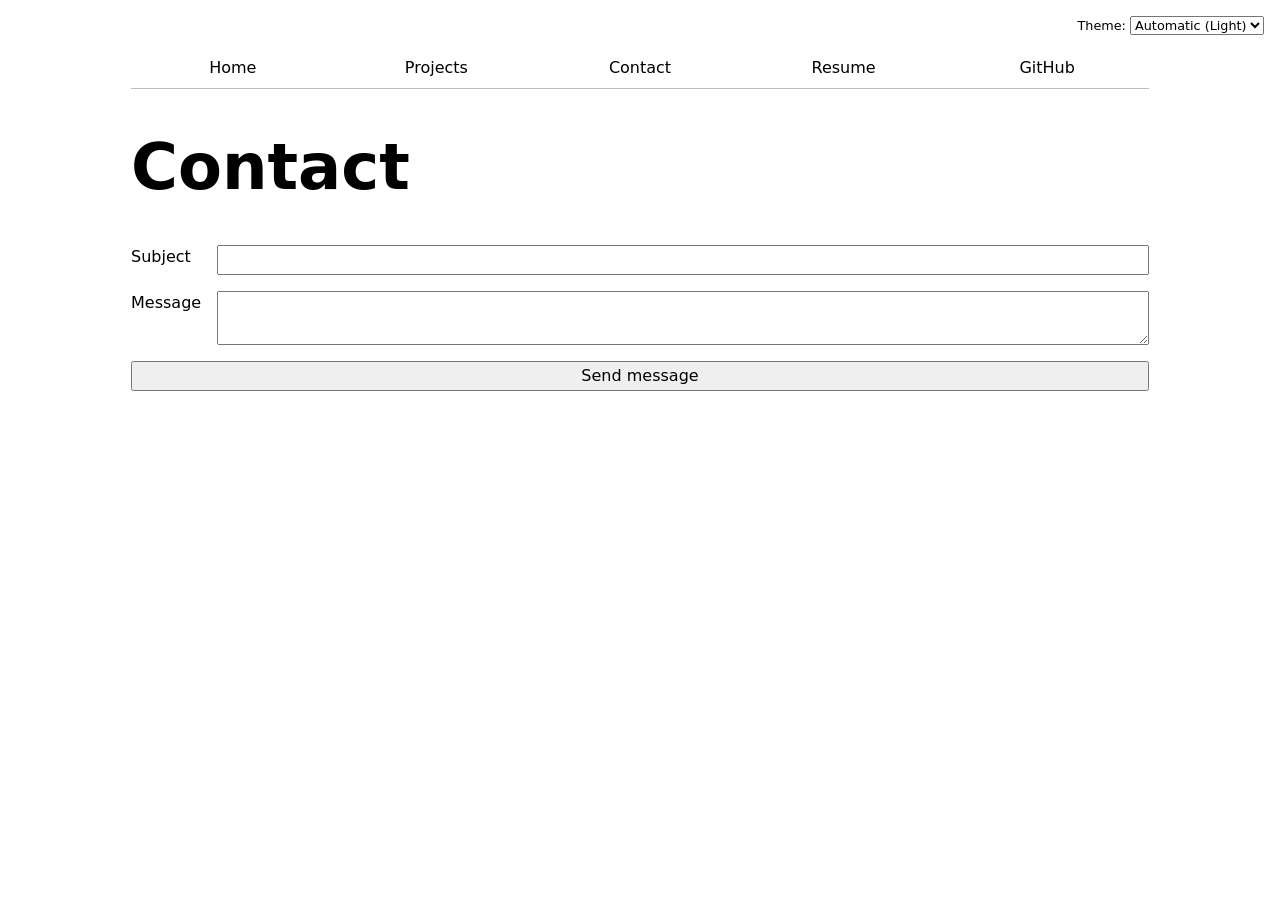
<file: contact/index.html>
<!DOCTYPE html>
<html lang="en">
<head>
  <meta charset="UTF-8">
  <meta name="viewport" content="width=device-width, initial-scale=1.0">
  <title>Contact | Ivan Hughes</title>
  <link rel="stylesheet" href="../style.css">
  <script type="module" src="../global.js"></script>
</head>
<body>
  <h1>Contact</h1>

  <form action="mailto:ivan045903@gmail.com" method="GET">
    <label>
      Subject
      <input name="subject">
    </label>

    <label>
      Message
      <textarea name="body"></textarea>
    </label>

    <button>Send message</button>
  </form>
</body>
</html>
</file>
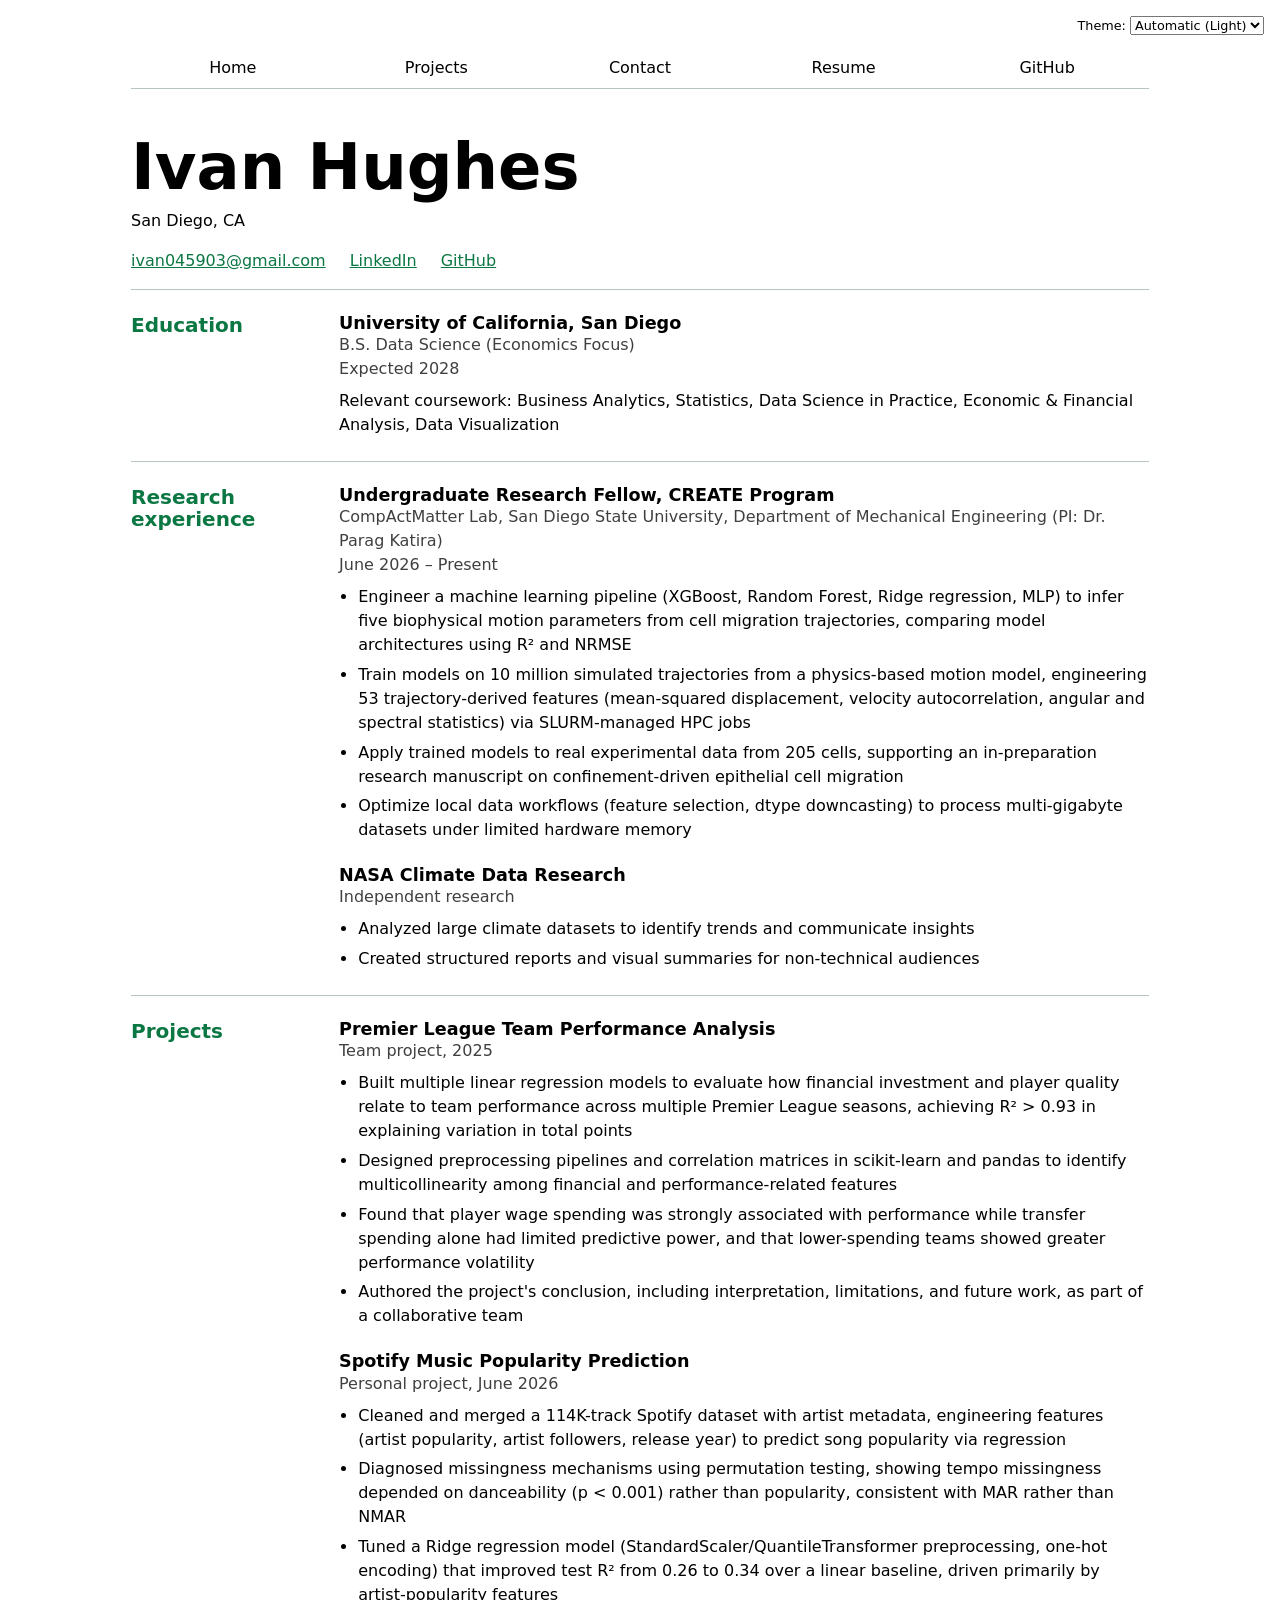
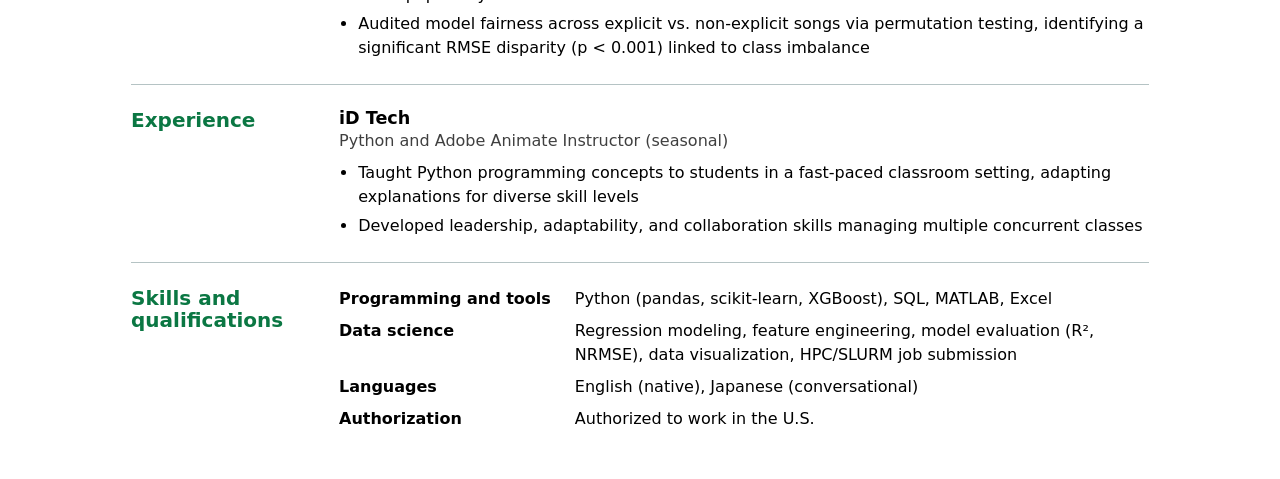
<file: resume/index.html>
<!DOCTYPE html>
<html lang="en">
<head>
  <meta charset="UTF-8">
  <meta name="viewport" content="width=device-width, initial-scale=1.0">
  <title>Resume | Ivan Hughes</title>
  <link rel="stylesheet" href="../style.css">
  <script type="module" src="../global.js"></script>
</head>
<body class="resume">
  <header>
    <h1>Ivan Hughes</h1>
    <p>San Diego, CA</p>
    <ul>
      <li><a href="mailto:ivan045903@gmail.com">ivan045903@gmail.com</a></li>
      <li><a href="https://www.linkedin.com/in/ivan-hughes-91122a36a" target="_blank">LinkedIn</a></li>
      <li><a href="https://github.com/thirdball" target="_blank">GitHub</a></li>
    </ul>
  </header>

  <section>
    <h2>Education</h2>

    <article>
      <header>
        <h3>University of California, San Diego</h3>
        <p>B.S. Data Science (Economics Focus)</p>
        <p>Expected <time datetime="2028">2028</time></p>
      </header>
      <p>
        Relevant coursework: Business Analytics, Statistics, Data Science in
        Practice, Economic &amp; Financial Analysis, Data Visualization
      </p>
    </article>
  </section>

  <section>
    <h2>Research experience</h2>

    <article>
      <header>
        <h3>Undergraduate Research Fellow, CREATE Program</h3>
        <p>
          CompActMatter Lab, San Diego State University, Department of
          Mechanical Engineering (PI: Dr. Parag Katira)
        </p>
        <p><time datetime="2026-06">June 2026</time> – Present</p>
      </header>
      <ul>
        <li>
          Engineer a machine learning pipeline (XGBoost, Random Forest, Ridge
          regression, MLP) to infer five biophysical motion parameters from
          cell migration trajectories, comparing model architectures using
          R² and NRMSE
        </li>
        <li>
          Train models on 10 million simulated trajectories from a
          physics-based motion model, engineering 53 trajectory-derived
          features (mean-squared displacement, velocity autocorrelation,
          angular and spectral statistics) via SLURM-managed HPC jobs
        </li>
        <li>
          Apply trained models to real experimental data from 205 cells,
          supporting an in-preparation research manuscript on
          confinement-driven epithelial cell migration
        </li>
        <li>
          Optimize local data workflows (feature selection, dtype
          downcasting) to process multi-gigabyte datasets under limited
          hardware memory
        </li>
      </ul>
    </article>

    <article>
      <header>
        <h3>NASA Climate Data Research</h3>
        <p>Independent research</p>
      </header>
      <ul>
        <li>
          Analyzed large climate datasets to identify trends and communicate
          insights
        </li>
        <li>
          Created structured reports and visual summaries for non-technical
          audiences
        </li>
      </ul>
    </article>
  </section>

  <section>
    <h2>Projects</h2>

    <article>
      <header>
        <h3>Premier League Team Performance Analysis</h3>
        <p>Team project, <time datetime="2025">2025</time></p>
      </header>
      <ul>
        <li>
          Built multiple linear regression models to evaluate how financial
          investment and player quality relate to team performance across
          multiple Premier League seasons, achieving R² &gt; 0.93 in
          explaining variation in total points
        </li>
        <li>
          Designed preprocessing pipelines and correlation matrices in
          scikit-learn and pandas to identify multicollinearity among
          financial and performance-related features
        </li>
        <li>
          Found that player wage spending was strongly associated with
          performance while transfer spending alone had limited predictive
          power, and that lower-spending teams showed greater performance
          volatility
        </li>
        <li>
          Authored the project's conclusion, including interpretation,
          limitations, and future work, as part of a collaborative team
        </li>
      </ul>
    </article>

    <article>
      <header>
        <h3>Spotify Music Popularity Prediction</h3>
        <p>Personal project, <time datetime="2026-06">June 2026</time></p>
      </header>
      <ul>
        <li>
          Cleaned and merged a 114K-track Spotify dataset with artist
          metadata, engineering features (artist popularity, artist
          followers, release year) to predict song popularity via regression
        </li>
        <li>
          Diagnosed missingness mechanisms using permutation testing, showing
          tempo missingness depended on danceability (p &lt; 0.001) rather
          than popularity, consistent with MAR rather than NMAR
        </li>
        <li>
          Tuned a Ridge regression model (StandardScaler/QuantileTransformer
          preprocessing, one-hot encoding) that improved test R² from 0.26 to
          0.34 over a linear baseline, driven primarily by artist-popularity
          features
        </li>
        <li>
          Audited model fairness across explicit vs. non-explicit songs via
          permutation testing, identifying a significant RMSE disparity
          (p &lt; 0.001) linked to class imbalance
        </li>
      </ul>
    </article>
  </section>

  <section>
    <h2>Experience</h2>

    <article>
      <header>
        <h3>iD Tech</h3>
        <p>Python and Adobe Animate Instructor (seasonal)</p>
      </header>
      <ul>
        <li>
          Taught Python programming concepts to students in a fast-paced
          classroom setting, adapting explanations for diverse skill levels
        </li>
        <li>
          Developed leadership, adaptability, and collaboration skills
          managing multiple concurrent classes
        </li>
      </ul>
    </article>
  </section>

  <section>
    <h2>Skills and qualifications</h2>
    <dl>
      <dt>Programming and tools</dt>
      <dd>Python (pandas, scikit-learn, XGBoost), SQL, MATLAB, Excel</dd>

      <dt>Data science</dt>
      <dd>
        Regression modeling, feature engineering, model evaluation (R²,
        NRMSE), data visualization, HPC/SLURM job submission
      </dd>

      <dt>Languages</dt>
      <dd>English (native), Japanese (conversational)</dd>

      <dt>Authorization</dt>
      <dd>Authorized to work in the U.S.</dd>
    </dl>
  </section>
</body>
</html>
</file>
<file: style.css>
html {
  /* Step 2.4: one accent color for the whole site, stored in a custom
     property so every rule below can reuse it with var(--color-accent).
     This green is picked from the wall in the home page photo. */
  /* light-dark() picks the first color in light mode, the second in dark
     mode, so the green stays readable on a dark background */
  --color-accent: light-dark(oklch(50% 30% 155), oklch(72% 30% 155));
  /* Thin dividing lines. Semi-transparent, so the same gray works
     on both the light and the dark background. */
  --color-border: oklch(50% 10% 200 / 40%);

  /* Built-in controls such as checkboxes and sliders pick up the accent */
  accent-color: var(--color-accent);

  /* Lab 3 Step 4.1: follow the computer's light/dark setting. The browser
     swaps the page background, text and form controls automatically. */
  color-scheme: light dark;
}

/* Lab 3 Step 4.3: theme switcher in the top-right corner */
.color-scheme {
  position: absolute;
  top: 1rem;
  right: 1rem;
  font-size: 80%;
  font-family: inherit;

  select {
    font: inherit;
  }
}

body {
  /* Set line height to 1.5 times the font size
     and use the OS's UI font as the website font
   */
  font: 100%/1.5 system-ui;

  /* Step 1: stop lines of text from getting too wide (ch scales with the
     font size), center the content, and keep it off the window edges */
  max-width: 100ch;
  margin-inline: auto;
  padding: 1em;
  /* Leaves room above the nav for the theme switcher */
  padding-top: 2.5em;
}

img {
  /* Never let an image be wider than the page,
     so the layout still fits on a narrow window */
  width: 900px;
  max-width: 100%;
  height: auto;
}

a {
  color: var(--color-accent);
}

/* Step 4.4: make the page title clearly bigger than the other headings,
   and give all headings tighter, more even lines */
h1 {
  font-size: 400%;
}

h1, h2, h3, h4, h5, h6 {
  line-height: 1.1;
  text-wrap: balance;
}

/* Step 2: navigation bar */
nav {
  /* Step 4.1: nav borders use their own variable */
  --border-color: var(--color-border);

  display: flex;
  /* Lets the links drop to a second row on a very narrow phone */
  flex-wrap: wrap;
  margin-bottom: 1em;
  border-bottom: 1px solid var(--border-color);

  a {
    /* Each link takes an equal share of the bar */
    flex: 1;
    text-decoration: none;
    color: inherit;
    text-align: center;
    padding: 0.5em;
  }

  /* The thick border adds 0.4em of height, so the bottom padding
     is reduced by the same amount to keep every link the same height */
  a.current {
    border-bottom: 0.4em solid var(--border-color);
    padding-bottom: 0.1em;
  }

  a:hover {
    border-bottom: 0.4em solid var(--color-accent);
    padding-bottom: 0.1em;
    /* A tint of the accent mixed with the page background ("canvas"),
       so it is light in light mode and dark in dark mode */
    background-color: color-mix(in oklch, var(--color-accent), canvas 85%);
  }
}

/* Step 3: contact form */
input, textarea, button {
  /* Form controls don't inherit the page font unless told to */
  font: inherit;
}

form {
  /* Two columns: labels as wide as their text, fields take the rest */
  display: grid;
  grid-template-columns: auto 1fr;
  gap: 1em;

  /* Each label spans both columns and reuses the form's columns (subgrid),
     so its text lands in column 1 and its field in column 2 */
  label {
    display: grid;
    grid-template-columns: subgrid;
    grid-column: 1 / -1;
  }

  button {
    grid-column: 1 / -1;
  }

  /* Text fields have a built-in minimum width; this lets them shrink
     with their column so they don't poke out on a narrow phone */
  input, textarea {
    min-width: 0;
  }
}

/* Step 4: projects page */
.projects {
  /* As many columns as fit, each at least 15em wide */
  display: grid;
  grid-template-columns: repeat(auto-fill, minmax(15em, 1fr));
  gap: 1em;

  /* Each project takes 3 rows (heading, image, text) of the outer grid,
     so headings, images and text line up across a whole row of projects */
  article {
    display: grid;
    grid-template-rows: subgrid;
    grid-row: span 3;
  }

  /* h2 on the projects page, h3 on the home page */
  h2, h3 {
    margin: 0;
  }

  /* Fill the card, so a missing image can't stretch it to 900px */
  img {
    width: 100%;
  }
}

/* Lab 4: GitHub stats on the home page. Four equal columns, with the
   labels on the first row and the numbers on the second. */
#profile-stats dl {
  display: grid;
  grid-template-columns: repeat(4, 1fr);
  gap: 0.25em 1em;
  margin: 0;

  dt {
    grid-row: 1;
    font-size: 85%;
    opacity: 0.75;
  }

  dd {
    grid-row: 2;
    margin: 0;
    font-size: 200%;
    font-weight: 600;
    line-height: 1.1;
  }
}

/* Step 5: resume page */
.resume {
  /* Contact links under the name: one row, no bullets, wraps if needed */
  > header ul {
    display: flex;
    flex-wrap: wrap;
    gap: 0.25em 1.5em;
    padding: 0;
    list-style: none;
  }

  > header p {
    margin: 0;
  }

  h1 {
    margin-bottom: 0.1em;
  }

  section {
    border-top: 1px solid var(--color-border);
    padding-block: 1.5em;
  }

  h2 {
    margin: 0 0 0.75em;
    font-size: 1.25em;
    color: var(--color-accent);
  }

  /* One job, school or project */
  article + article {
    margin-top: 1.5em;
  }

  h3 {
    margin: 0;
    font-size: 1.1em;
  }

  /* The organization and date lines under each title, in a quieter gray */
  article header p {
    margin: 0;
    /* Text color at reduced strength, so it works in both themes */
    opacity: 0.75;
  }

  article > p {
    margin: 0.5em 0 0;
  }

  article ul {
    margin: 0.5em 0 0;
    padding-left: 1.2em;
  }

  article li + li {
    margin-top: 0.35em;
  }

  /* Skills list */
  dl {
    margin: 0;
  }

  dt {
    font-weight: 600;
  }

  dd {
    margin: 0 0 0.75em;
  }

  /* On a wide window, move each section heading into its own left column
     and line the skills up as label / value pairs. Narrower than 45em,
     none of this applies and everything stacks in one column. */
  @media (min-width: 45em) {
    section {
      display: grid;
      grid-template-columns: 11em 1fr;
      column-gap: 2em;
    }

    section > h2 {
      grid-column: 1;
    }

    section > :not(h2) {
      grid-column: 2;
    }

    dl {
      display: grid;
      grid-template-columns: auto 1fr;
      gap: 0.5em 1.5em;
    }

    dd {
      margin: 0;
    }
  }
}
</file>
